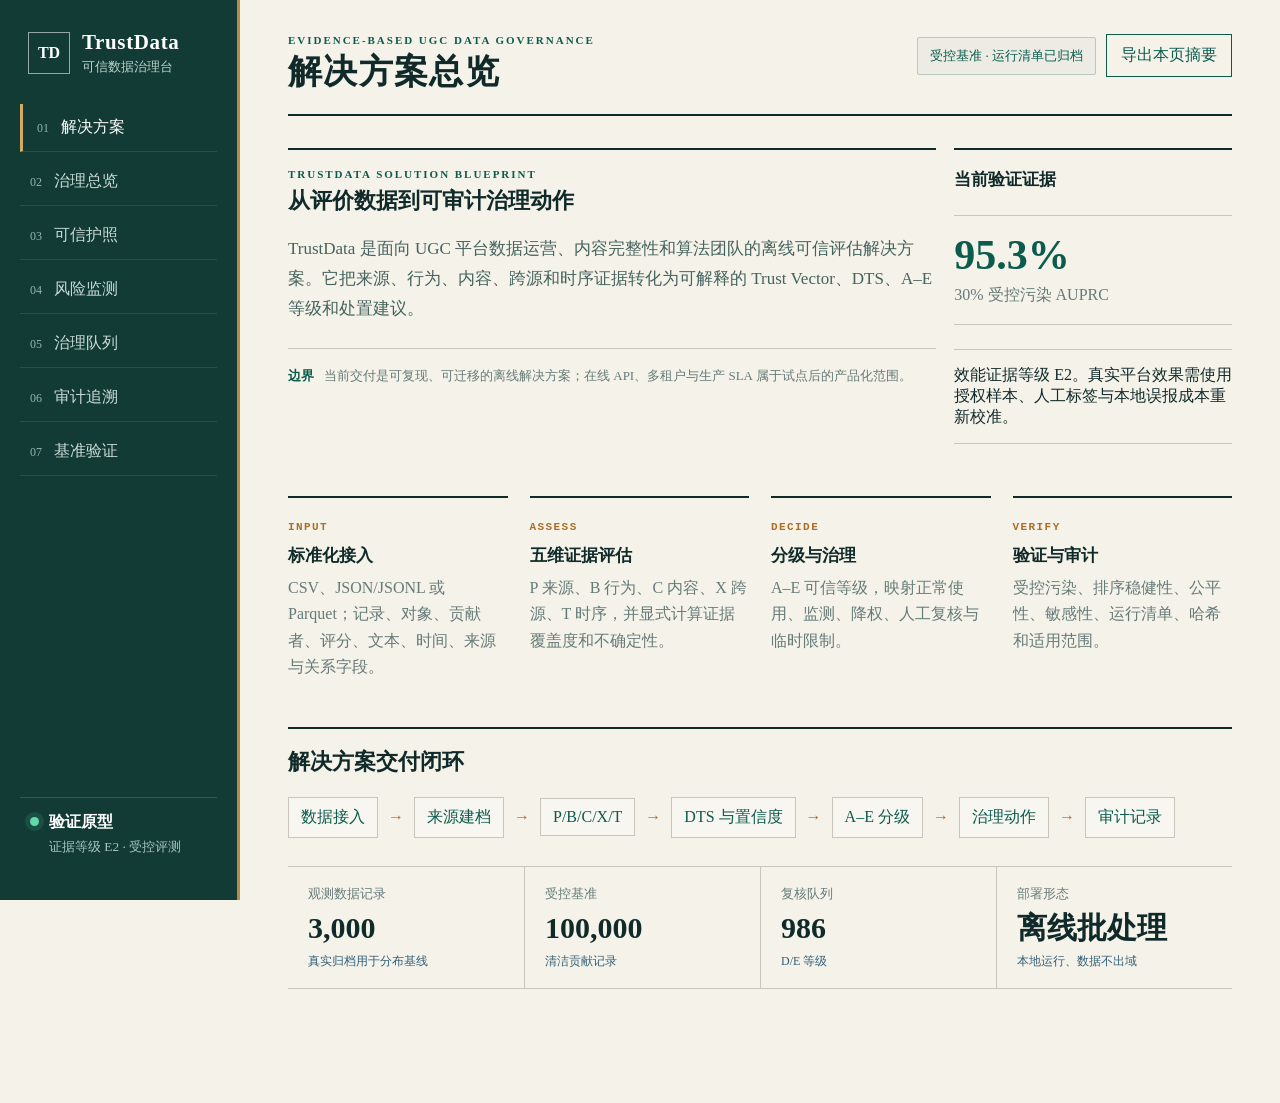
<file: product/index.html>
<!doctype html>
<html lang="zh-CN">
<head>
  <meta charset="utf-8" />
  <meta name="viewport" content="width=device-width, initial-scale=1" />
  <meta name="description" content="TrustData：面向众包内容平台的用户评价数据可信评估与分级系统" />
  <title>TrustData · 可信数据治理台</title>
  <link rel="stylesheet" href="./styles.css" />
</head>
<body>
  <div class="app-shell">
    <aside class="sidebar">
      <a class="brand" href="#overview" aria-label="TrustData 首页">
        <span class="brand-mark">TD</span>
        <span><strong>TrustData</strong><small>可信数据治理台</small></span>
      </a>
      <nav aria-label="主导航">
        <a data-route="solution" href="#solution"><span>01</span>解决方案</a>
        <a data-route="overview" href="#overview"><span>02</span>治理总览</a>
        <a data-route="passports" href="#passports"><span>03</span>可信护照</a>
        <a data-route="risk" href="#risk"><span>04</span>风险监测</a>
        <a data-route="queue" href="#queue"><span>05</span>治理队列</a>
        <a data-route="audit" href="#audit"><span>06</span>审计追溯</a>
        <a data-route="benchmark" href="#benchmark"><span>07</span>基准验证</a>
      </nav>
      <div class="sidebar-foot">
        <span class="status-dot"></span>
        <div><strong>验证原型</strong><small>证据等级 E2 · 受控评测</small></div>
      </div>
    </aside>

    <main>
      <header class="topbar">
        <div>
          <p class="eyebrow">EVIDENCE-BASED UGC DATA GOVERNANCE</p>
          <h1 id="page-title">治理总览</h1>
        </div>
        <div class="top-actions">
          <span class="data-badge">受控基准 · 运行清单已归档</span>
          <button id="export-button" type="button">导出本页摘要</button>
        </div>
      </header>
      <div id="loading" class="loading">正在读取实验资产…</div>
      <div id="error" class="error" hidden></div>
      <section id="content" aria-live="polite"></section>
    </main>
  </div>
  <script src="./dashboard-data.js"></script>
  <script src="./app.js" defer></script>
</body>
</html>
</file>
<file: product/styles.css>
:root {
  --ink: #102a2a;
  --muted: #657b78;
  --paper: #f5f2ea;
  --panel: #fbf9f3;
  --line: #c9c5ba;
  --green: #0c5b4d;
  --green-2: #147964;
  --amber: #a96f28;
  --gold: #b88a45;
  --red: #92473d;
  --blue: #315f77;
  --shadow: none;
}

* { box-sizing: border-box; }
html { scroll-behavior: smooth; }
body { margin: 0; color: var(--ink); background: var(--paper); font-family: "Times New Roman", "Songti SC", SimSun, serif; }
button, input, select { font: inherit; }
button { cursor: pointer; }
.app-shell { min-height: 100vh; display: grid; grid-template-columns: 240px minmax(0, 1fr); }
.sidebar { position: sticky; top: 0; height: 100vh; padding: 30px 20px; background: #123b35; color: white; display: flex; flex-direction: column; border-right: 3px solid var(--gold); }
.brand { color: white; text-decoration: none; display: flex; align-items: center; gap: 12px; padding: 0 8px 28px; }
.brand-mark { width: 42px; height: 42px; display: grid; place-items: center; border: 1px solid rgba(255,255,255,.55); border-radius: 0; font-family: "Times New Roman", serif; font-weight: 700; }
.brand strong, .brand small, .sidebar-foot strong, .sidebar-foot small { display: block; }
.brand strong { font-family: "Times New Roman", "Songti SC", SimSun, serif; font-size: 21px; letter-spacing: .03em; }
.brand small { color: #bcd2cc; margin-top: 3px; }
nav { display: grid; gap: 6px; }
nav a { color: #cadbd7; text-decoration: none; padding: 13px 10px; border-radius: 0; border-bottom: 1px solid rgba(255,255,255,.10); display: flex; align-items: center; gap: 12px; transition: .18s ease; }
nav a span { color: #91b6ad; font: 12px/1 "Times New Roman", serif; }
nav a:hover, nav a.active { color: white; background: transparent; border-left: 3px solid #d3aa62; padding-left: 14px; }
.sidebar-foot { margin-top: auto; display: flex; gap: 10px; align-items: flex-start; padding: 14px 10px; border-top: 1px solid rgba(255,255,255,.15); }
.sidebar-foot small { color: #a9c5bf; margin-top: 4px; line-height: 1.45; }
.status-dot { width: 9px; height: 9px; margin-top: 5px; flex: 0 0 auto; border-radius: 50%; background: #62d9a8; box-shadow: 0 0 0 5px rgba(98,217,168,.12); }
main { min-width: 0; padding: 34px 48px 72px; }
.topbar { min-height: 82px; display: flex; justify-content: space-between; gap: 24px; align-items: flex-start; margin-bottom: 32px; padding-bottom: 20px; border-bottom: 2px solid var(--ink); }
.eyebrow { margin: 0 0 6px; color: var(--green); font-size: 11px; font-weight: 800; letter-spacing: .18em; }
h1 { margin: 0; font: 700 34px/1.15 "Times New Roman", "Songti SC", SimSun, serif; letter-spacing: .04em; }
.top-actions { display: flex; gap: 10px; align-items: center; }
.data-badge { padding: 9px 12px; border: 1px solid #b8c9c4; border-radius: 2px; color: var(--green); background: rgba(12,91,77,.035); font-size: 13px; }
button { border: 1px solid var(--green); border-radius: 0; padding: 10px 14px; color: var(--green); background: transparent; }
button:hover { color: white; background: #095746; }
.loading, .error, .notice { padding: 15px 0; border-top: 1px solid var(--line); border-bottom: 1px solid var(--line); border-radius: 0; background: transparent; }
.error { color: var(--red); }
.hero-grid { display: grid; grid-template-columns: 1.25fr .75fr; gap: 18px; margin-bottom: 18px; }
.hero-grid .ring-wrap { padding: 22px; border: 1px solid #b7c9c3; border-top: 3px solid var(--green); border-radius: 3px; background: rgba(255,253,247,.52); }
.panel { background: transparent; border: 0; border-top: 2px solid var(--ink); border-radius: 0; padding: 18px 0 10px; box-shadow: none; }
.panel h2, .panel h3 { margin-top: 0; font-family: "Times New Roman", "Songti SC", SimSun, serif; }
.panel h2 { font-size: 22px; }
.panel h3 { font-size: 17px; }
.lead { margin: 0; max-width: 760px; color: #45635e; font-size: 17px; line-height: 1.75; }
.evidence-strip { display: flex; align-items: center; gap: 10px; margin-top: 24px; padding-top: 18px; border-top: 1px solid var(--line); color: var(--muted); font-size: 13px; }
.evidence-strip b { color: var(--green); }
.ring-wrap { display: grid; place-items: center; min-height: 220px; }
.ring { width: 174px; aspect-ratio: 1; border-radius: 50%; display: grid; place-items: center; background: conic-gradient(var(--green-2) 0 94.9%, #e1ded4 94.9%); position: relative; }
.ring::after { content: ""; position: absolute; inset: 18px; border-radius: inherit; background: var(--paper); }
.ring-copy { z-index: 1; text-align: center; }
.ring-copy strong { display: block; font: 700 34px/1 "Times New Roman", serif; }
.ring-copy small { display: block; margin-top: 7px; color: var(--muted); }
.metric-grid { display: grid; grid-template-columns: repeat(4, minmax(0,1fr)); gap: 0; margin: 28px 0 32px; border-top: 1px solid var(--line); border-bottom: 1px solid var(--line); }
.metric { padding: 18px 20px; border: 0; border-left: 1px solid var(--line); border-radius: 0; background: transparent; }
.metric:first-child { border-left: 0; }
.metric small { display: block; color: var(--muted); margin-bottom: 10px; }
.metric strong { font: 700 30px/1 "Times New Roman", "Songti SC", SimSun, serif; }
.metric em { display: block; color: var(--blue); font-style: normal; font-size: 12px; margin-top: 10px; }
.two-col { display: grid; grid-template-columns: 1fr 1fr; gap: 36px; }
.chart { width: 100%; min-height: 250px; }
.chart svg { display: block; width: 100%; height: 260px; overflow: visible; }
.chart .axis { stroke: #c5c2b8; stroke-width: 1; }
.chart .grid { stroke: #e8e5dc; stroke-width: 1; stroke-dasharray: 3 4; }
.chart text { fill: var(--muted); font-size: 11px; }
.legend { display: flex; flex-wrap: wrap; gap: 14px; margin: 8px 0 0; color: var(--muted); font-size: 12px; }
.legend i { display: inline-block; width: 9px; height: 9px; border-radius: 50%; margin-right: 5px; }
.tier-row { display: grid; grid-template-columns: 132px 1fr 58px; gap: 10px; align-items: center; margin: 13px 0; }
.tier-track { height: 8px; border-radius: 0; background: #dfdbd0; overflow: hidden; }
.tier-track span { display: block; height: 100%; border-radius: inherit; }
.toolbar { display: flex; flex-wrap: wrap; gap: 10px; margin-bottom: 16px; }
.toolbar input, .toolbar select { min-height: 40px; padding: 8px 11px; color: var(--ink); background: transparent; border: 0; border-bottom: 1px solid var(--ink); border-radius: 0; }
.toolbar input { flex: 1 1 230px; }
.table-wrap { overflow-x: auto; }
table { width: 100%; border-collapse: collapse; font-size: 13px; }
th { color: var(--green); text-align: left; font-size: 11px; letter-spacing: .06em; text-transform: uppercase; border-top: 1px solid var(--ink); }
th, td { padding: 12px 10px; border-bottom: 1px solid #e4e0d6; vertical-align: middle; }
tbody tr:hover { background: rgba(49,95,119,.055); }
.pill { display: inline-flex; align-items: center; min-width: 28px; justify-content: center; padding: 4px 8px; border-radius: 0; border: 1px solid currentColor; font-size: 11px; font-weight: 800; }
.pill.A { color: #11684c; background: #e3f0e9; }.pill.B { color: #2d6680; background: #e5eef2; }.pill.C { color: #805712; background: #f3e9d1; }.pill.D,.pill.E { color: #873a32; background: #f1dfda; }
.bar { height: 6px; background: #e1ddd3; border-radius: 0; overflow: hidden; }
.bar span { display: block; height: 100%; background: var(--green-2); }
.passport-head { display: grid; grid-template-columns: 1fr auto; gap: 18px; align-items: start; }
.passport-id { color: var(--muted); word-break: break-all; font: 12px/1.5 ui-monospace, Consolas, monospace; }
.vector-grid { display: grid; grid-template-columns: repeat(5, 1fr); gap: 10px; margin: 20px 0; }
.vector-card { text-align: center; border: 0; border-left: 1px solid var(--line); border-radius: 0; padding: 14px 8px; }
.vector-card:first-child { border-left: 0; }
.vector-card b { display: block; color: var(--green); font: 700 25px/1 "Times New Roman", serif; }
.vector-card small { display: block; color: var(--muted); margin-top: 7px; }
.callout { border-left: 3px solid var(--amber); border-top: 1px solid #dcc79e; border-bottom: 1px solid #dcc79e; background: transparent; padding: 12px 15px; color: #70501f; line-height: 1.55; }
.audit-list { list-style: none; margin: 0; padding: 0; }
.audit-list li { display: grid; grid-template-columns: 98px 14px 1fr; gap: 12px; padding: 0 0 24px; }
.audit-list li::before { content: ""; grid-column: 2; grid-row: 1; width: 10px; height: 10px; margin-top: 4px; border-radius: 50%; background: var(--green); box-shadow: 0 0 0 4px #dcebe6; }
.audit-list time { color: var(--muted); font-size: 12px; }
.audit-list div { grid-column: 3; }
.audit-list strong { display: block; margin-bottom: 5px; }
.audit-list p { margin: 0; color: var(--muted); line-height: 1.55; }
.limitations li { margin: 10px 0; color: #5d5650; line-height: 1.65; }
.empty { text-align: center; color: var(--muted); padding: 48px 18px; }
.solution-hero { grid-template-columns: 1.4fr .6fr; }
.solution-score { margin: 24px 0; padding: 18px 0; border-top: 1px solid var(--line); border-bottom: 1px solid var(--line); }
.solution-score strong { display: block; color: var(--green); font: 700 42px/1 "Times New Roman", serif; }
.solution-score span { display: block; margin-top: 9px; color: var(--muted); }
.solution-grid { display: grid; grid-template-columns: repeat(4, minmax(0,1fr)); gap: 22px; margin: 26px 0 36px; }
.solution-step span { color: var(--amber); font: 700 11px/1 ui-monospace, Consolas, monospace; letter-spacing: .13em; }
.solution-step h3 { margin: 10px 0 8px; }
.solution-step p { margin: 0; color: var(--muted); line-height: 1.65; }
.flow-strip { display: flex; flex-wrap: wrap; align-items: center; gap: 10px; margin: 20px 0; color: var(--green); }
.flow-strip span { padding: 9px 12px; border: 1px solid var(--line); background: rgba(255,255,255,.28); }
.flow-strip i { color: var(--amber); font-style: normal; }

@media (max-width: 980px) {
  .app-shell { grid-template-columns: 78px minmax(0,1fr); }
  .sidebar { padding: 22px 10px; }
  .brand > span:last-child, nav a:not(.active) { font-size: 0; }
  nav a { justify-content: center; }
  nav a span { font-size: 12px; }
  .sidebar-foot div { display: none; }
  main { padding: 24px; }
  .metric-grid { grid-template-columns: repeat(2, 1fr); }
}
@media (max-width: 700px) {
  .app-shell { display: block; }
  .sidebar { position: static; width: 100%; height: auto; padding: 12px; flex-direction: row; align-items: center; overflow-x: auto; }
  .brand { padding: 0 10px 0 0; }
  .brand > span:last-child, .sidebar-foot { display: none; }
  nav { display: flex; }
  nav a, nav a:not(.active) { min-width: max-content; font-size: 12px; padding: 10px; }
  main { padding: 20px 14px 40px; }
  .topbar, .top-actions { display: block; }
  .top-actions > * { margin: 12px 6px 0 0; }
  .hero-grid, .two-col { grid-template-columns: 1fr; }
  .solution-grid { grid-template-columns: 1fr 1fr; }
  .metric-grid { grid-template-columns: 1fr 1fr; }
  .vector-grid { grid-template-columns: repeat(2, 1fr); }
}

@media (max-width: 460px) {
  .solution-grid { grid-template-columns: 1fr; }
}
</file>
